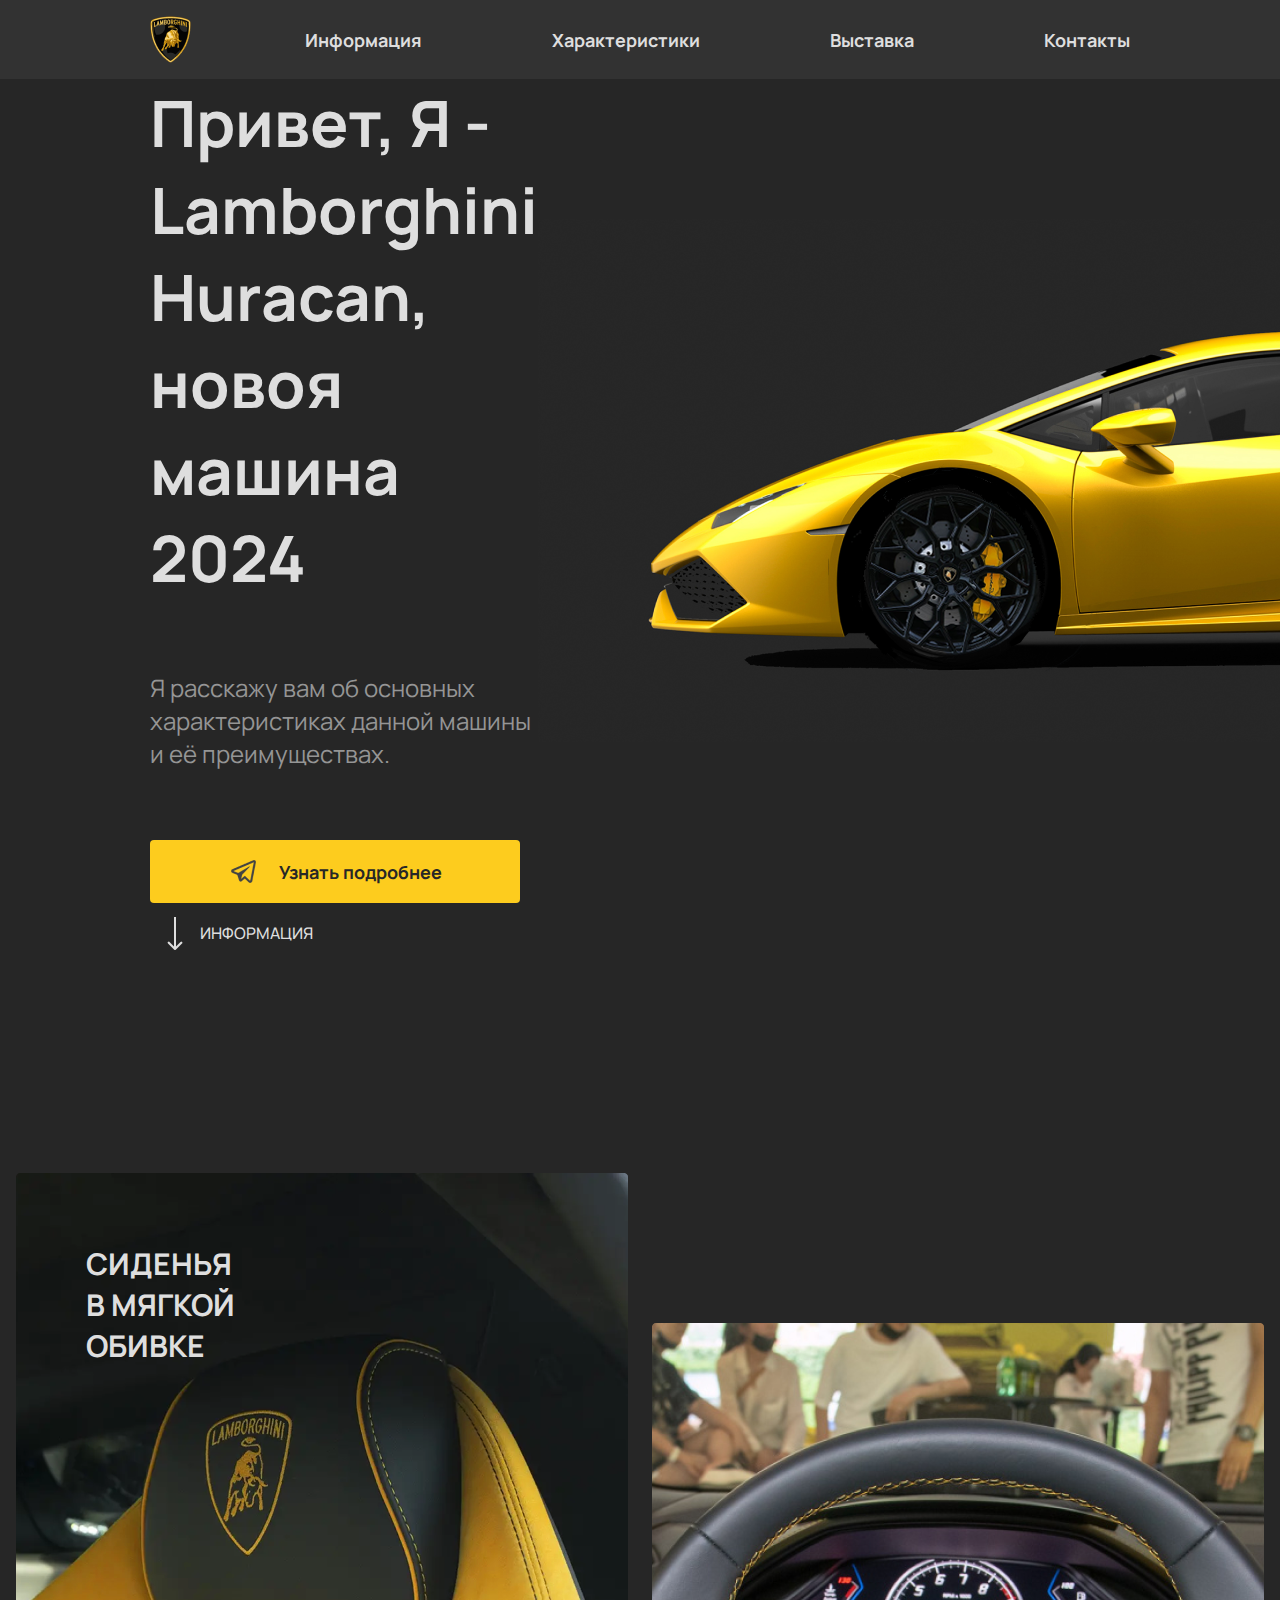
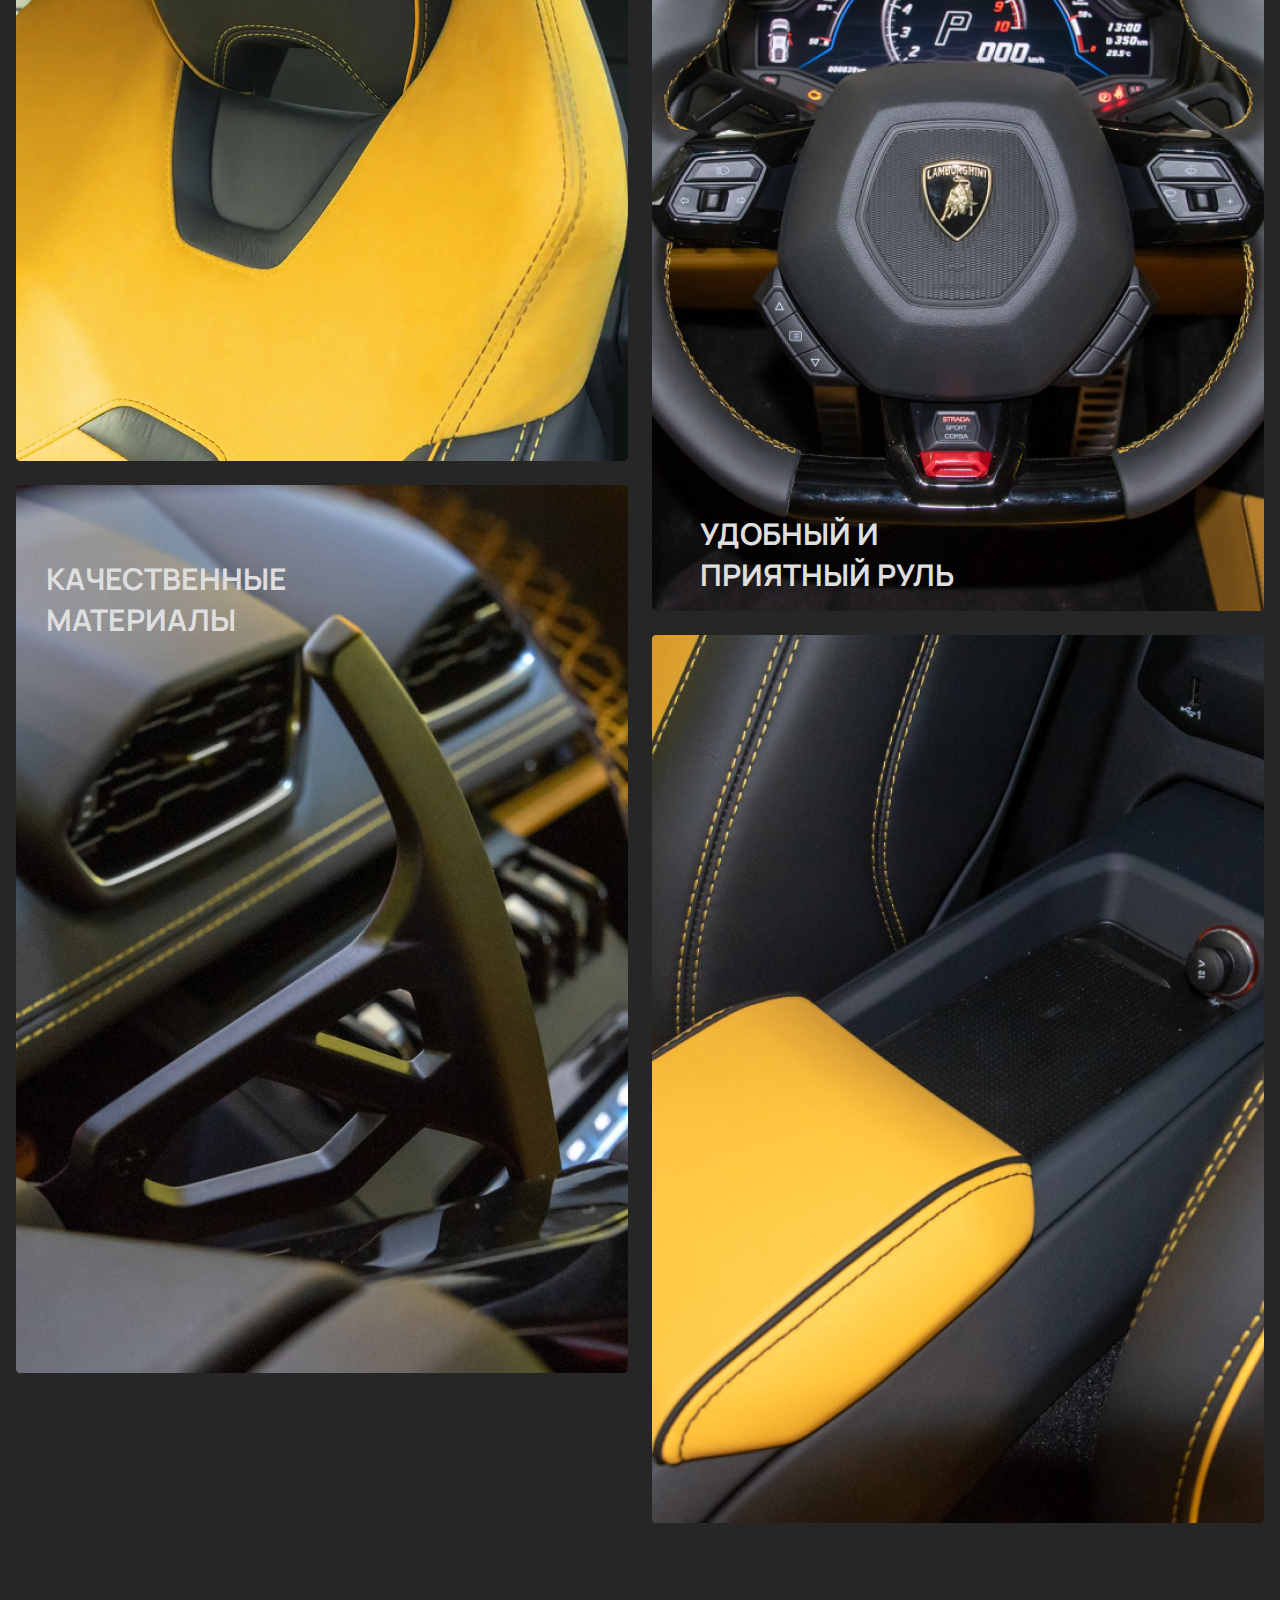
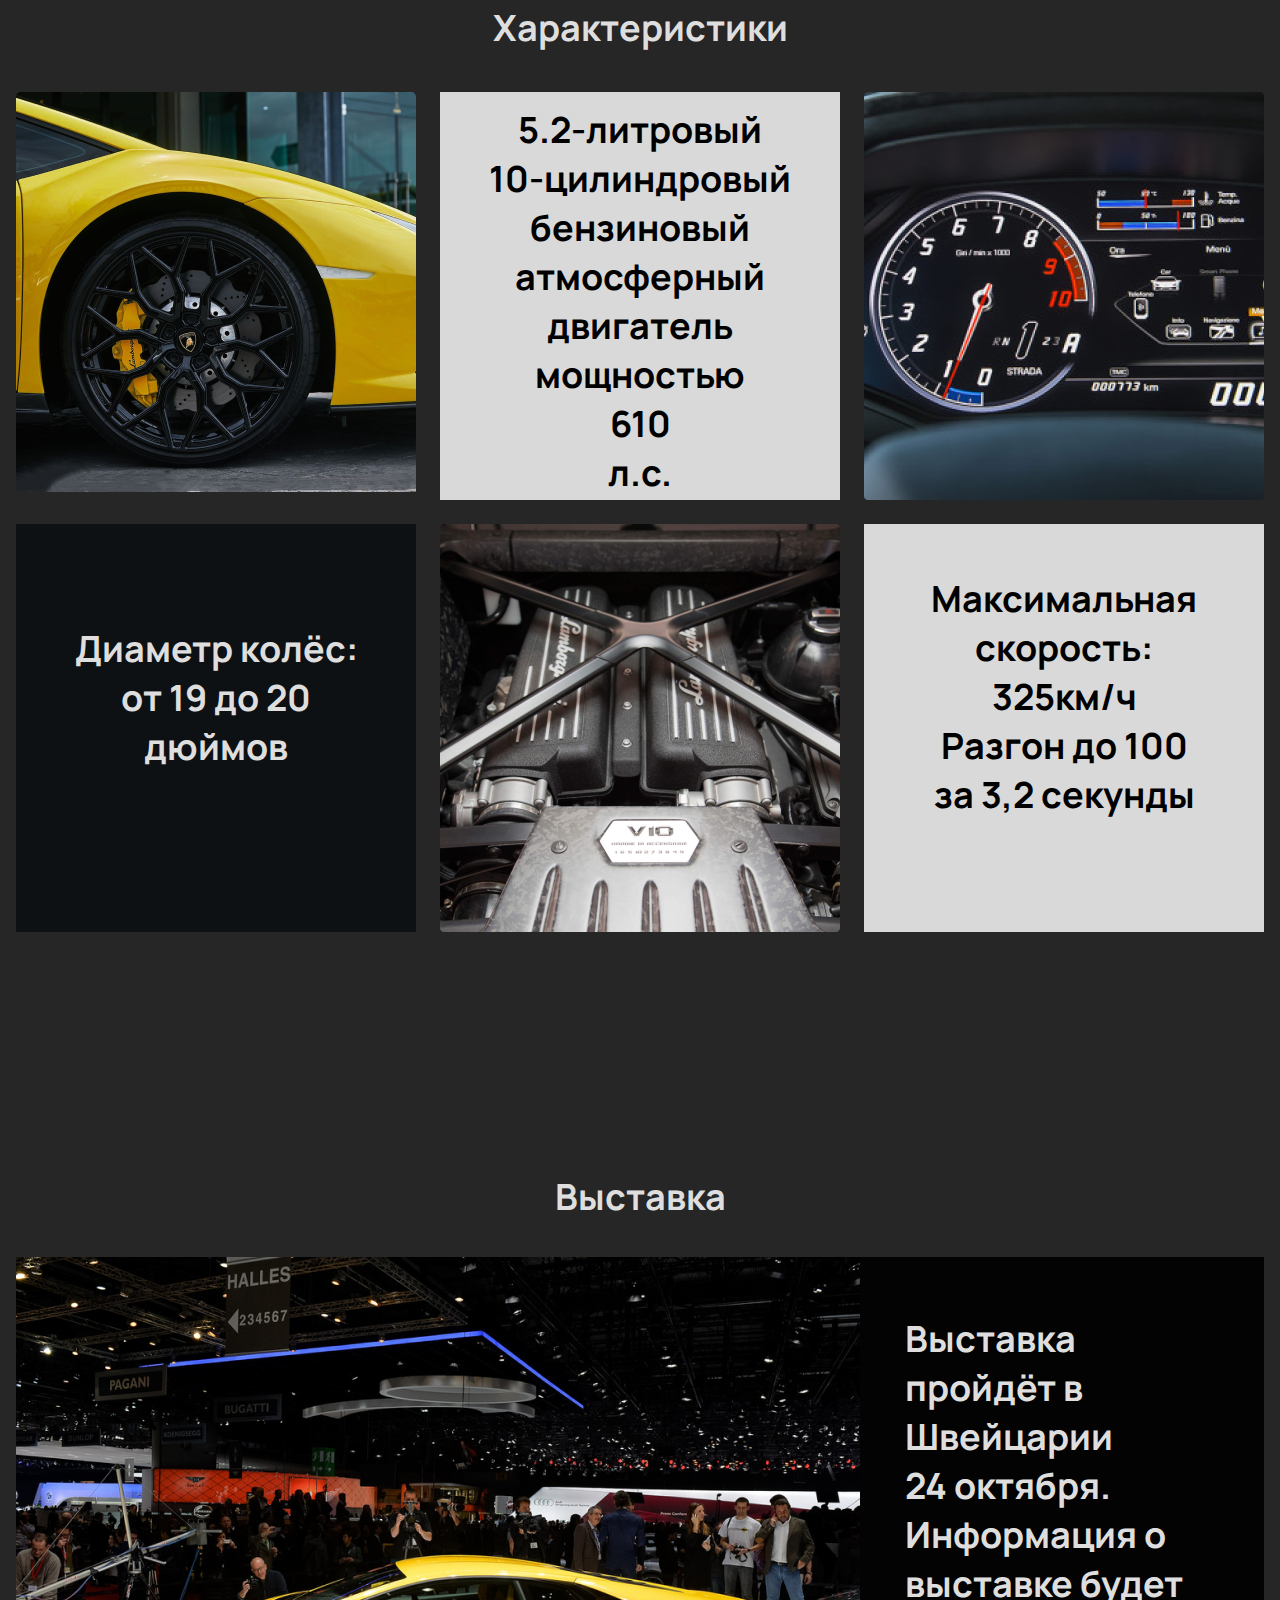
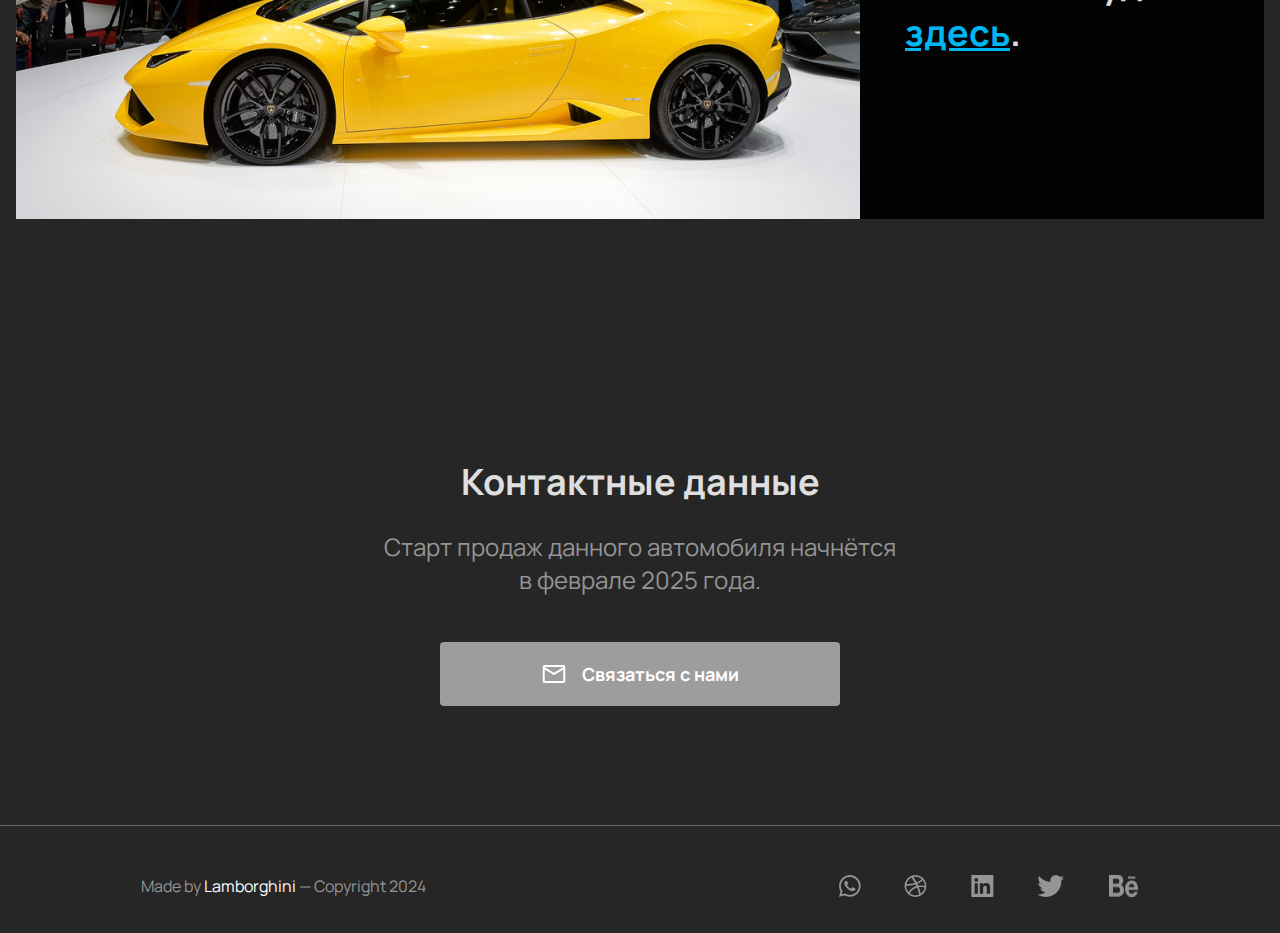
<file: index.html>
<!DOCTYPE html>
<html lang="en">
<head>
    <meta charset="UTF-8">
    <meta name="viewport" content="width=device-width, initial-scale=1.0">
    <meta name="name" content="Lamborghini huracan Ламборджини хуракан машина тачка авто ламборджини lamborghini">
    <meta name="author" content="Мельников Андрей Витальевич">
    <meta name="copyright" content="andrmelnikov">
    <title>Lamborghini Huracan</title>
    <link rel="stylesheet" href="style.css">
    <meta name="yandex-verification" content="8a9c1a436a292131" />
    <!-- Yandex.Metrika counter -->
<script type="text/javascript" >
   (function(m,e,t,r,i,k,a){m[i]=m[i]||function(){(m[i].a=m[i].a||[]).push(arguments)};
   m[i].l=1*new Date();
   for (var j = 0; j < document.scripts.length; j++) {if (document.scripts[j].src === r) { return; }}
   k=e.createElement(t),a=e.getElementsByTagName(t)[0],k.async=1,k.src=r,a.parentNode.insertBefore(k,a)})
   (window, document, "script", "https://mc.yandex.ru/metrika/tag.js", "ym");

   ym(96664868, "init", {
        clickmap:true,
        trackLinks:true,
        accurateTrackBounce:true
   });
</script>
<noscript><div><img src="https://mc.yandex.ru/watch/96664868" style="position:absolute; left:-9999px;" alt="" /></div></noscript>
<!-- /Yandex.Metrika counter -->
</head>
<body>
    <header>
        <img class="logo" src="/icons/logo.png">
        <nav>
            <a href="#info">Информация</a>
            <a href="#characteristics">Характеристики</a>
            <a href="#vistavka">Выставка</a>
            <a href="#contacts">Контакты</a>
        </nav>
    </header>
    <main>
        <article class="banner">
            <div class="text">
                <h1>Привет, Я - Lamborghini Huracan, новоя машина 2024</h1>
                <p>Я расскажу вам об основных характеристиках данной машины и её преимуществах.</p>
                <div class="button">
                    <img src="/icons/TelegramApp.png" alt="" class="telegram">
                    <a href="">Узнать подробнее</a>
                </div>
            </div>
            <img src="/img/banner.png" alt="" class="banner_img">
        </article>
        <article class="item" id="info">
            <div class="item_arrow">
                <img src="/icons/Arrow.png" alt="" class="arrow">
                <p class="item_text">ИНФОРМАЦИЯ</p>
            </div>
            <div class="columns">
                <div class="leftcolumn">
                    <div class="item1">
                        <h2>cиденья в мягкой обивке</h2>
                    </div>
                    <div class="item3">
                        <h2>качественные материалы</h2>
                    </div>
                </div>
                <div class="rightcolumn">
                    <div class="item2">
                        <h2>удобный и приятный руль</h2>
                    </div>
                    <div class="item4">
                        <h2></h2>
                    </div>
                </div>
            </div>
        </article>
        <h3 class="info_title"  id="characteristics">Характеристики</h3>
        <article class="info">
            <div class="info1">
                <img src="/img/info1.png" alt="" class="info1_img">
                <p class="info1_text">Диаметр колёс:<br> от 19 до 20 <br> дюймов</p>
            </div>
            <div class="info2">
                <img src="/img/info2.png" alt="" class="info2_img">
                <p class="info2_text">5.2-литровый <br> 10-цилиндровый <br> бензиновый <br> атмосферный <br> двигатель <br> мощностью <br> 610 <br> л.с. </p>
            </div>
            <div class="info3">
                <img src="/img/info3.png" alt="" class="info3_img">
                <p class="info3_text">Максимальная <br> скорость: <br> 325км/ч <br> Разгон до 100 <br> за 3,2 секунды</p>
            </div>
        </article>
        <h3 class="vistavka_title" id="vistavka">Выставка</h3>
        <article class="vistavka">
            <div class="content">
                <img src="/img/vistavka.png" alt="" class="vistavka">
                <p class="vistavka_text">Выставка <br> пройдёт в <br> Швейцарии <br> 24 октября.
                     Информация о <br> выставке будет  <br><a href="/index2.html">здесь</a>.</p>
            </div>
        </article>
    </main>
    <footer>
        <div class="container" id="contacts">
            <h3 class="contacts">Контактные данные</h3>
            <p class="footerP">Старт продаж данного автомобиля начнётся <br> в феврале 2025 года.</p>
            <div class="button_footer">
                <img src="/icons/e-mail.png" alt="" class="telegram">
                <a href="">Связаться с нами</a>
            </div>
            <div class="line"></div>
        </div>
        <nav class="footerNAV">
            <p class="footer_text">Made by <span> Lamborghini</span> — Copyright 2024</p>
            <div class="icons">
                <img src="/icons/whatsapp.png" alt="" class="icon1">
                <img src="/icons/icon.png" alt="" class="icon2">
                <img src="/icons/linkedin.png" alt="" class="icon3">
                <img src="/icons/twitter.png" alt="" class="icon4">
                <img src="/icons/behance.png" alt="" class="icon5">
            </div>
        </nav>
    </footer>
</body>
</html>
</file>
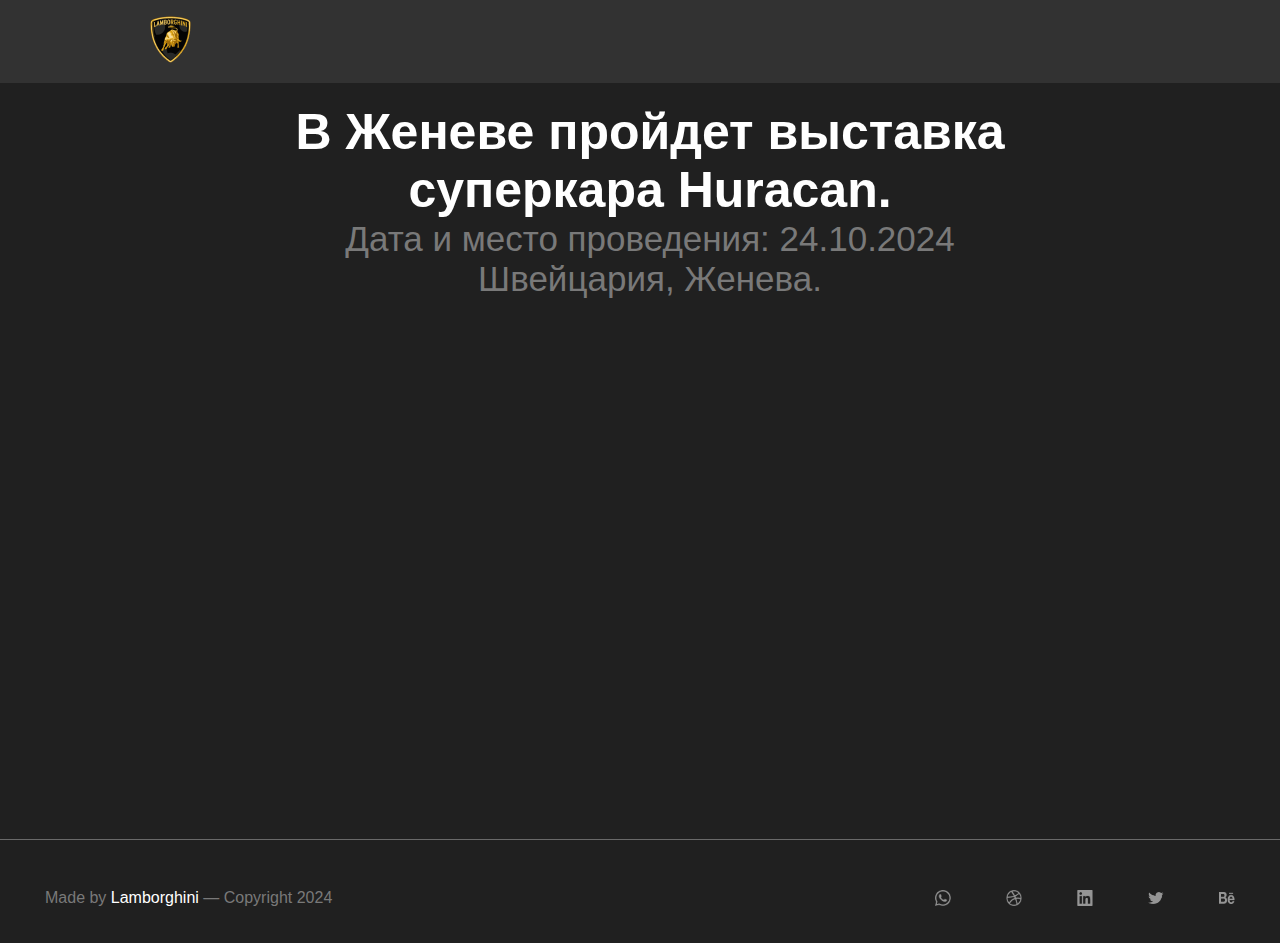
<file: index2.html>
<!DOCTYPE html>
<html lang="en">
<head>
    <meta charset="UTF-8">
    <meta name="viewport" content="width=device-width, initial-scale=1.0">
    <title>Document</title>
    <link rel="stylesheet" href="style2.css">
</head>
<header>
    <a href="/index.html"><img class="logo" src="/icons/logo.png"></a>
    <h1></h1>
</header>
<body>
    <div class="container">
        <div class="text">
            <h1>В Женеве пройдет выставка суперкара Huracan.</h1>
            <p>Дата и место проведения: 24.10.2024 Швейцария, Женева.</p>
        </div>
        <div class="map">
            <iframe src="https://www.google.com/maps/embed?pb=!1m18!1m12!1m3!1d290.2465680035147!2d6.159590316167609!3d46.20436205186482!2m3!1f0!2f0!3f0!3m2!1i1024!2i768!4f13.1!3m3!1m2!1s0x478c65c973a85f73%3A0x3165663a655e302c!2sGeneva%20Cars!5e0!3m2!1sru!2sru!4v1709239033035!5m2!1sru!2sru" width="600" height="450" style="border:0;" allowfullscreen="" loading="lazy" referrerpolicy="no-referrer-when-downgrade"></iframe>
        </div>
    </div>
    <footer>
        <div class="line"></div>
        <nav class="footerNAV">
            <p class="footer_text">Made by <span> Lamborghini</span> — Copyright 2024</p>
            <div class="icons">
                <img src="/icons/whatsapp.png" alt="" class="icon1">
                <img src="/icons/icon.png" alt="" class="icon2">
                <img src="/icons/linkedin.png" alt="" class="icon3">
                <img src="/icons/twitter.png" alt="" class="icon4">
                <img src="/icons/behance.png" alt="" class="icon5">
            </div>
        </nav>
    </footer>
</body>
</html>
</file>
<file: style.css>
@import url('https://fonts.googleapis.com/css2?family=Manrope:wght@200..800&display=swap');
*{
    margin: 0;
}
body{
    font-family: "Manrope", sans-serif;
    background-color: hsl(0, 0%, 15%);
    color: #DEDEDE;
}
header{
    display: flex;
    justify-content: space-between;
    align-items: center;
    padding: 16px 150px;
    background-color: #323232;
}
nav{
    display: flex;
    justify-content: space-evenly;
    gap: 130px;
}
a{
    text-decoration: none;
    color: #DEDEDE;
    font-size: 18px;
    font-weight: bold;
}
.banner{
    display: flex;
    align-items: center;
    justify-content: space-between;
}
.banner_img{
    margin-top: 120px;
}
.text{
    width: 750px;
    display: flex;
    flex-direction: column;
    justify-content: center;
    align-items:flex-start;
    gap: 70px;
    padding-left: 150px;
}
.text>h1{
    font-size: 64px;
}
.text>p{
    font-size: 24px;
    color: #959595;
}
.button{
    display: flex;
    justify-content: center;
    align-items:center;
    padding: 16px 78px;
    gap: 20px;
    border-radius: 4px;
    background-color: #FDCC1E;
}
.button>a{
    color: #272727;
}
.item_arrow{
    display: flex;
    justify-content: space-evenly;
    align-items: center;
    width: 180px;
    height: 60px;
    margin-bottom: 60px;
    padding-left: 150px;
}
.item_arrow>p{
    font-weight: 500;
}
.columns{
    display: flex;
    justify-content: center;
    align-items: center;
    gap: 24px;
}
.item{
    margin-bottom: 80px;
}
.item1{
    background-image: url(/img/item1.png);
    height: 888px;
    width: 612px;
    margin-bottom: 24px;
    display: flex;
}
.item1>h2{
    margin-left: 70px;
    margin-top: 70px;
    text-transform: uppercase;
    font-size: 30px;
    width: 160px;
}
.item2{
    background-image: url(/img/item2.png);
    height: 888px;
    width: 612px;
    margin-bottom: 24px;
    display: flex;
}
.item2>h2{
    text-transform: uppercase;
    margin-top: 790px;
    margin-left: 48px;
    font-size: 30px;
    width: 306px;
}
.item3{
    background-image: url(/img/item3.png);
    height: 888px;
    width: 612px;
    display: flex;
}
.item3>h2{
    text-transform: uppercase;
    font-size: 30px;
    width: 270px;
    margin-top: 73px;
    margin-left: 30px;
}
.item4{
    background-image: url(/img/item4.png);
    height: 888px;
    width: 612px;
}
.rightcolumn{
    margin-top: 300px;
}
.info_title{
    text-align: center;
    font-size: 36px;
    margin-bottom: 40px;
}
.info{
    display: flex;
    justify-content: center;
    gap: 24px;
    margin-bottom: 240px;
}
.info1{
    display: flex;
    flex-direction: column;
    width: 400px;
}
.info1_text{
    height: 308px;
    font-size: 36px;
    font-weight: bold;
    text-align: center;
    background-color: #0E1114;
    padding-top: 100px;
}
.info1_img{
    margin-bottom: 24px;
}
.info2{
    display: flex;
    flex-direction: column-reverse;
    width: 400px;
}
.info2_text{
    height: 395px;
    font-size: 36px;
    font-weight: bold;
    margin-bottom: 24px;
    text-align: center;
    color: black;
    background-color: #D9D9D9;
    padding-top: 13px;
}
.info3{
    display: flex;
    flex-direction: column;
    width: 400px;
}
.info3_text{
    height: 358px;
    font-size: 36px;
    font-weight: bold;
    text-align: center;
    color: black;
    background-color: #D9D9D9;
    padding-top: 50px;
}
.info3_img{
    margin-bottom: 24px;
}
.vistavka_title{
    font-size: 36px;
    text-align: center;
    margin-bottom: 36px;
}
.content{
    display: flex;
    justify-content: center;
    margin-bottom: 238px;
}
.vistavka_text{
    width: 359px;
    font-size: 36px;
    font-weight: bold;
    background-color: #030303;
    padding-top: 57px;
    padding-left: 45px;
}
.vistavka_text>a{
    text-decoration: underline;
    color: #00B6F0;
    font-size: 36px;
}
.container{
    display: flex;
    align-items: center;
    text-align: center;
    flex-direction: column;
}
.contacts{
    font-size: 36px;
    margin-bottom: 24px;
}
.footerP{
    font-size: 24px;
    color: #959595;
    margin-bottom: 46px;
}
.button_footer{
    display: flex;
    background-color: #9D9D9D;
    border-radius: 4px;
    margin-bottom: 119px;
    width: 400px;
    height: 64px;
    justify-content: center;
    align-items:center;
    gap: 16px;
}
.button_footer>a{
    color: #FFF;
}
.line{
    height: 1px;
    width: 100%;
    border-top: solid 1px;
    color: #696969;
    margin-bottom: 48px;
}
.footerNAV{
    display: flex;
    justify-content: space-around;
    margin-bottom: 36px;
    color: #959595;
}
.footer_text>span{
    color: white;
}
.icons{
    display: flex;
    width: 300px;
    justify-content: space-between;
}
</file>
<file: style2.css>
*{
    margin: 0;
    font-family: "Manrope", sans-serif;
}
header{
    display: flex;
    justify-content: space-between;
    align-items: center;
    padding: 16px 150px;
    background-color: #323232;
}
body{
    background-color: #202020;
}
.text{
    display: flex;
    flex-direction: column;
    color: white;
    padding-top: 20px;
    padding-left: 20px;
    text-align: center;
    margin-bottom: 30px;
    align-items: center;
}
.map{
    display: flex;
    justify-content: center;
}
h1{
    font-size: 50px;
    width: 800px;
}
p{
    font-size: 35px;
    color: #797979;
    width: 800px;
}
header>h1{
    color: white;
}
.footerNAV{
    display: flex;
    justify-content: space-around;
    margin-bottom: 36px;
    color: #959595;
}
.footer_text{
    font-size: 16px;
}
.footer_text>span{
    color: white;
}
.icons{
    display: flex;
    width: 300px;
    justify-content: space-between;
    align-items:center;
}
.icons>*{
    width: 16px;
    height: 16px;
}
.icon5, .icon4{
    height: 12px;
}
.line{
    height: 1px;
    width: 100%;
    border-top: solid 1px;
    color: #696969;
    margin-bottom: 48px;
}
footer{
    padding-top: 60px;
}
</file>
